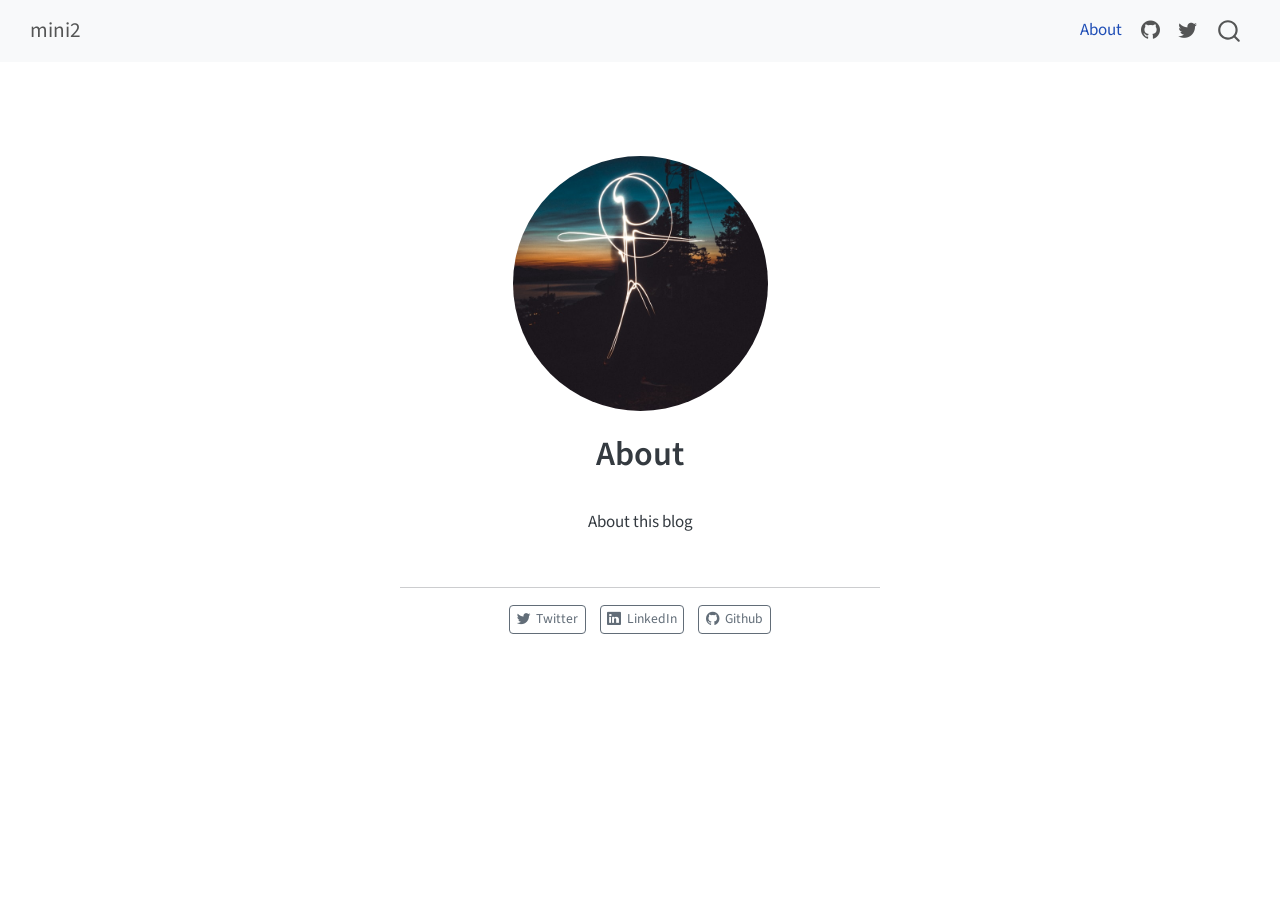
<file: docs/about.html>
<!DOCTYPE html>
<html xmlns="http://www.w3.org/1999/xhtml" lang="en" xml:lang="en"><head>

<meta charset="utf-8">
<meta name="generator" content="quarto-1.9.37">

<meta name="viewport" content="width=device-width, initial-scale=1.0, user-scalable=yes">


<title>About – mini2</title>
<style>
/* Default styles provided by pandoc.
** See https://pandoc.org/MANUAL.html#variables-for-html for config info.
*/
code{white-space: pre-wrap;}
span.smallcaps{font-variant: small-caps;}
div.columns{display: flex; gap: min(4vw, 1.5em);}
div.column{flex: auto; overflow-x: auto;}
div.hanging-indent{margin-left: 1.5em; text-indent: -1.5em;}
ul.task-list{list-style: none;}
ul.task-list li input[type="checkbox"] {
  width: 0.8em;
  margin: 0 0.8em 0.2em -1em; /* quarto-specific, see https://github.com/quarto-dev/quarto-cli/issues/4556 */ 
  vertical-align: middle;
}
</style>


<script src="site_libs/quarto-nav/quarto-nav.js"></script>
<script src="site_libs/quarto-nav/headroom.min.js"></script>
<script src="site_libs/clipboard/clipboard.min.js"></script>
<script src="site_libs/quarto-search/autocomplete.umd.js"></script>
<script src="site_libs/quarto-search/fuse.min.js"></script>
<script src="site_libs/quarto-search/quarto-search.js"></script>
<meta name="quarto:offset" content="./">
<script src="site_libs/quarto-html/quarto.js" type="module"></script>
<script src="site_libs/quarto-html/tabsets/tabsets.js" type="module"></script>
<script src="site_libs/quarto-html/popper.min.js"></script>
<script src="site_libs/quarto-html/tippy.umd.min.js"></script>
<link href="site_libs/quarto-html/tippy.css" rel="stylesheet">
<link href="site_libs/quarto-html/quarto-syntax-highlighting-7f8f88aac4f3542376d5c11b86a4c14d.css" rel="stylesheet" id="quarto-text-highlighting-styles">
<script src="site_libs/bootstrap/bootstrap.min.js"></script>
<link href="site_libs/bootstrap/bootstrap-icons.css" rel="stylesheet">
<link href="site_libs/bootstrap/bootstrap-158031087360bce0ff56dc785ce39e06.min.css" rel="stylesheet" append-hash="true" id="quarto-bootstrap" data-mode="light">
<script id="quarto-search-options" type="application/json">{
  "location": "navbar",
  "copy-button": false,
  "collapse-after": 3,
  "panel-placement": "end",
  "type": "overlay",
  "limit": 50,
  "keyboard-shortcut": [
    "f",
    "/",
    "s"
  ],
  "show-item-context": false,
  "language": {
    "search-no-results-text": "No results",
    "search-matching-documents-text": "matching documents",
    "search-copy-link-title": "Copy link to search",
    "search-hide-matches-text": "Hide additional matches",
    "search-more-match-text": "more match in this document",
    "search-more-matches-text": "more matches in this document",
    "search-clear-button-title": "Clear",
    "search-text-placeholder": "",
    "search-detached-cancel-button-title": "Cancel",
    "search-submit-button-title": "Submit",
    "search-label": "Search"
  }
}</script>


<link rel="stylesheet" href="styles.css">
</head>

<body class="nav-fixed fullcontent quarto-light">

<div id="quarto-search-results"></div>
  <header id="quarto-header" class="headroom fixed-top">
    <nav class="navbar navbar-expand-lg " data-bs-theme="dark">
      <div class="navbar-container container-fluid">
      <div class="navbar-brand-container mx-auto">
    <a class="navbar-brand" href="./index.html">
    <span class="navbar-title">mini2</span>
    </a>
  </div>
            <div id="quarto-search" class="" title="Search"></div>
          <button class="navbar-toggler" type="button" data-bs-toggle="collapse" data-bs-target="#navbarCollapse" aria-controls="navbarCollapse" role="menu" aria-expanded="false" aria-label="Toggle navigation" onclick="if (window.quartoToggleHeadroom) { window.quartoToggleHeadroom(); }">
  <span class="navbar-toggler-icon"></span>
</button>
          <div class="collapse navbar-collapse" id="navbarCollapse">
            <ul class="navbar-nav navbar-nav-scroll ms-auto">
  <li class="nav-item">
    <a class="nav-link active" href="./about.html" aria-current="page"> 
<span class="menu-text">About</span></a>
  </li>  
  <li class="nav-item compact">
    <a class="nav-link" href="https://github.com/"> <i class="bi bi-github" role="img">
</i> 
<span class="menu-text"></span></a>
  </li>  
  <li class="nav-item compact">
    <a class="nav-link" href="https://twitter.com"> <i class="bi bi-twitter" role="img">
</i> 
<span class="menu-text"></span></a>
  </li>  
</ul>
          </div> <!-- /navcollapse -->
            <div class="quarto-navbar-tools">
</div>
      </div> <!-- /container-fluid -->
    </nav>
</header>
<!-- content -->
<div id="quarto-content" class="quarto-container page-columns page-rows-contents page-layout-article page-navbar">
<!-- sidebar -->
<!-- margin-sidebar -->
    
<!-- main -->
<div class="quarto-about-jolla">
  <img src="profile.jpg" class="about-image
  round " style="height: 15em; width: 15em;">
 <header id="title-block-header" class="quarto-title-block default">
<div class="quarto-title">
<h1 class="title">About</h1>
</div>
<div class="quarto-title-meta">
  </div>
</header><main class="content" id="quarto-document-content">
<p>About this blog</p>


</main> 
  <hr class="about-sep">
   <div class="about-links">
  <a href="https://twitter.com" class="about-link" rel="" target="">
    <i class="bi bi-twitter"></i>
     <span class="about-link-text">Twitter</span>
  </a>
  <a href="https://linkedin.com" class="about-link" rel="" target="">
    <i class="bi bi-linkedin"></i>
     <span class="about-link-text">LinkedIn</span>
  </a>
  <a href="https://github.com" class="about-link" rel="" target="">
    <i class="bi bi-github"></i>
     <span class="about-link-text">Github</span>
  </a>
</div>
</div>
 <!-- /main -->
<script id="quarto-html-after-body" type="application/javascript">
  window.document.addEventListener("DOMContentLoaded", function (event) {
    const isCodeAnnotation = (el) => {
      for (const clz of el.classList) {
        if (clz.startsWith('code-annotation-')) {                     
          return true;
        }
      }
      return false;
    }
    const onCopySuccess = function(e) {
      // button target
      const button = e.trigger;
      // don't keep focus
      button.blur();
      // flash "checked"
      button.classList.add('code-copy-button-checked');
      var currentTitle = button.getAttribute("title");
      button.setAttribute("title", "Copied!");
      let tooltip;
      if (window.bootstrap) {
        button.setAttribute("data-bs-toggle", "tooltip");
        button.setAttribute("data-bs-placement", "left");
        button.setAttribute("data-bs-title", "Copied!");
        tooltip = new bootstrap.Tooltip(button, 
          { trigger: "manual", 
            customClass: "code-copy-button-tooltip",
            offset: [0, -8]});
        tooltip.show();    
      }
      setTimeout(function() {
        if (tooltip) {
          tooltip.hide();
          button.removeAttribute("data-bs-title");
          button.removeAttribute("data-bs-toggle");
          button.removeAttribute("data-bs-placement");
        }
        button.setAttribute("title", currentTitle);
        button.classList.remove('code-copy-button-checked');
      }, 1000);
      // clear code selection
      e.clearSelection();
    }
    const getTextToCopy = function(trigger) {
      const outerScaffold = trigger.parentElement.cloneNode(true);
      const codeEl = outerScaffold.querySelector('code');
      for (const childEl of codeEl.children) {
        if (isCodeAnnotation(childEl)) {
          childEl.remove();
        }
      }
      return codeEl.innerText;
    }
    const clipboard = new window.ClipboardJS('.code-copy-button:not([data-in-quarto-modal])', {
      text: getTextToCopy
    });
    clipboard.on('success', onCopySuccess);
    if (window.document.getElementById('quarto-embedded-source-code-modal')) {
      const clipboardModal = new window.ClipboardJS('.code-copy-button[data-in-quarto-modal]', {
        text: getTextToCopy,
        container: window.document.getElementById('quarto-embedded-source-code-modal')
      });
      clipboardModal.on('success', onCopySuccess);
    }
      var localhostRegex = new RegExp(/^(?:http|https):\/\/localhost\:?[0-9]*\//);
      var mailtoRegex = new RegExp(/^mailto:/);
        var filterRegex = new RegExp("https:\/\/your-website-url\.example\.com");
      var isInternal = (href) => {
          return filterRegex.test(href) || localhostRegex.test(href) || mailtoRegex.test(href);
      }
      // Inspect non-navigation links and adorn them if external
     var links = window.document.querySelectorAll('a[href]:not(.nav-link):not(.navbar-brand):not(.toc-action):not(.sidebar-link):not(.sidebar-item-toggle):not(.pagination-link):not(.no-external):not([aria-hidden]):not(.dropdown-item):not(.quarto-navigation-tool):not(.about-link)');
      for (var i=0; i<links.length; i++) {
        const link = links[i];
        if (!isInternal(link.href)) {
          // undo the damage that might have been done by quarto-nav.js in the case of
          // links that we want to consider external
          if (link.dataset.originalHref !== undefined) {
            link.href = link.dataset.originalHref;
          }
        }
      }
    function tippyHover(el, contentFn, onTriggerFn, onUntriggerFn) {
      const config = {
        allowHTML: true,
        maxWidth: 500,
        delay: 100,
        arrow: false,
        appendTo: function(el) {
            return el.parentElement;
        },
        interactive: true,
        interactiveBorder: 10,
        theme: 'quarto',
        placement: 'bottom-start',
      };
      if (contentFn) {
        config.content = contentFn;
      }
      if (onTriggerFn) {
        config.onTrigger = onTriggerFn;
      }
      if (onUntriggerFn) {
        config.onUntrigger = onUntriggerFn;
      }
      window.tippy(el, config); 
    }
    const noterefs = window.document.querySelectorAll('a[role="doc-noteref"]');
    for (var i=0; i<noterefs.length; i++) {
      const ref = noterefs[i];
      tippyHover(ref, function() {
        // use id or data attribute instead here
        let href = ref.getAttribute('data-footnote-href') || ref.getAttribute('href');
        try { href = new URL(href).hash; } catch {}
        const id = href.replace(/^#\/?/, "");
        const note = window.document.getElementById(id);
        if (note) {
          return note.innerHTML;
        } else {
          return "";
        }
      });
    }
    const xrefs = window.document.querySelectorAll('a.quarto-xref');
    const processXRef = (id, note) => {
      // Strip column container classes
      const stripColumnClz = (el) => {
        el.classList.remove("page-full", "page-columns");
        if (el.children) {
          for (const child of el.children) {
            stripColumnClz(child);
          }
        }
      }
      stripColumnClz(note)
      if (id === null || id.startsWith('sec-')) {
        // Special case sections, only their first couple elements
        const container = document.createElement("div");
        if (note.children && note.children.length > 2) {
          container.appendChild(note.children[0].cloneNode(true));
          for (let i = 1; i < note.children.length; i++) {
            const child = note.children[i];
            if (child.tagName === "P" && child.innerText === "") {
              continue;
            } else {
              container.appendChild(child.cloneNode(true));
              break;
            }
          }
          if (window.Quarto?.typesetMath) {
            window.Quarto.typesetMath(container);
          }
          return container.innerHTML
        } else {
          if (window.Quarto?.typesetMath) {
            window.Quarto.typesetMath(note);
          }
          return note.innerHTML;
        }
      } else {
        // Remove any anchor links if they are present
        const anchorLink = note.querySelector('a.anchorjs-link');
        if (anchorLink) {
          anchorLink.remove();
        }
        if (window.Quarto?.typesetMath) {
          window.Quarto.typesetMath(note);
        }
        if (note.classList.contains("callout")) {
          return note.outerHTML;
        } else {
          return note.innerHTML;
        }
      }
    }
    for (var i=0; i<xrefs.length; i++) {
      const xref = xrefs[i];
      tippyHover(xref, undefined, function(instance) {
        instance.disable();
        let url = xref.getAttribute('href');
        let hash = undefined; 
        if (url.startsWith('#')) {
          hash = url;
        } else {
          try { hash = new URL(url).hash; } catch {}
        }
        if (hash) {
          const id = hash.replace(/^#\/?/, "");
          const note = window.document.getElementById(id);
          if (note !== null) {
            try {
              const html = processXRef(id, note.cloneNode(true));
              instance.setContent(html);
            } finally {
              instance.enable();
              instance.show();
            }
          } else {
            // See if we can fetch this
            fetch(url.split('#')[0])
            .then(res => res.text())
            .then(html => {
              const parser = new DOMParser();
              const htmlDoc = parser.parseFromString(html, "text/html");
              const note = htmlDoc.getElementById(id);
              if (note !== null) {
                const html = processXRef(id, note);
                instance.setContent(html);
              } 
            }).finally(() => {
              instance.enable();
              instance.show();
            });
          }
        } else {
          // See if we can fetch a full url (with no hash to target)
          // This is a special case and we should probably do some content thinning / targeting
          fetch(url)
          .then(res => res.text())
          .then(html => {
            const parser = new DOMParser();
            const htmlDoc = parser.parseFromString(html, "text/html");
            const note = htmlDoc.querySelector('main.content');
            if (note !== null) {
              // This should only happen for chapter cross references
              // (since there is no id in the URL)
              // remove the first header
              if (note.children.length > 0 && note.children[0].tagName === "HEADER") {
                note.children[0].remove();
              }
              const html = processXRef(null, note);
              instance.setContent(html);
            } 
          }).finally(() => {
            instance.enable();
            instance.show();
          });
        }
      }, function(instance) {
      });
    }
        let selectedAnnoteEl;
        const selectorForAnnotation = ( cell, annotation) => {
          let cellAttr = 'data-code-cell="' + cell + '"';
          let lineAttr = 'data-code-annotation="' +  annotation + '"';
          const selector = 'span[' + cellAttr + '][' + lineAttr + ']';
          return selector;
        }
        const selectCodeLines = (annoteEl) => {
          const doc = window.document;
          const targetCell = annoteEl.getAttribute("data-target-cell");
          const targetAnnotation = annoteEl.getAttribute("data-target-annotation");
          const annoteSpan = window.document.querySelector(selectorForAnnotation(targetCell, targetAnnotation));
          const lines = annoteSpan.getAttribute("data-code-lines").split(",");
          const lineIds = lines.map((line) => {
            return targetCell + "-" + line;
          })
          let top = null;
          let height = null;
          let parent = null;
          if (lineIds.length > 0) {
              //compute the position of the single el (top and bottom and make a div)
              const el = window.document.getElementById(lineIds[0]);
              top = el.offsetTop;
              height = el.offsetHeight;
              parent = el.parentElement.parentElement;
            if (lineIds.length > 1) {
              const lastEl = window.document.getElementById(lineIds[lineIds.length - 1]);
              const bottom = lastEl.offsetTop + lastEl.offsetHeight;
              height = bottom - top;
            }
            if (top !== null && height !== null && parent !== null) {
              // cook up a div (if necessary) and position it 
              let div = window.document.getElementById("code-annotation-line-highlight");
              if (div === null) {
                div = window.document.createElement("div");
                div.setAttribute("id", "code-annotation-line-highlight");
                div.style.position = 'absolute';
                parent.appendChild(div);
              }
              div.style.top = top - 2 + "px";
              div.style.height = height + 4 + "px";
              div.style.left = 0;
              let gutterDiv = window.document.getElementById("code-annotation-line-highlight-gutter");
              if (gutterDiv === null) {
                gutterDiv = window.document.createElement("div");
                gutterDiv.setAttribute("id", "code-annotation-line-highlight-gutter");
                gutterDiv.style.position = 'absolute';
                const codeCell = window.document.getElementById(targetCell);
                const gutter = codeCell.querySelector('.code-annotation-gutter');
                gutter.appendChild(gutterDiv);
              }
              gutterDiv.style.top = top - 2 + "px";
              gutterDiv.style.height = height + 4 + "px";
            }
            selectedAnnoteEl = annoteEl;
          }
        };
        const unselectCodeLines = () => {
          const elementsIds = ["code-annotation-line-highlight", "code-annotation-line-highlight-gutter"];
          elementsIds.forEach((elId) => {
            const div = window.document.getElementById(elId);
            if (div) {
              div.remove();
            }
          });
          selectedAnnoteEl = undefined;
        };
          // Handle positioning of the toggle
      window.addEventListener(
        "resize",
        throttle(() => {
          elRect = undefined;
          if (selectedAnnoteEl) {
            selectCodeLines(selectedAnnoteEl);
          }
        }, 10)
      );
      function throttle(fn, ms) {
      let throttle = false;
      let timer;
        return (...args) => {
          if(!throttle) { // first call gets through
              fn.apply(this, args);
              throttle = true;
          } else { // all the others get throttled
              if(timer) clearTimeout(timer); // cancel #2
              timer = setTimeout(() => {
                fn.apply(this, args);
                timer = throttle = false;
              }, ms);
          }
        };
      }
        // Attach click handler to the DT
        const annoteDls = window.document.querySelectorAll('dt[data-target-cell]');
        for (const annoteDlNode of annoteDls) {
          annoteDlNode.addEventListener('click', (event) => {
            const clickedEl = event.target;
            if (clickedEl !== selectedAnnoteEl) {
              unselectCodeLines();
              const activeEl = window.document.querySelector('dt[data-target-cell].code-annotation-active');
              if (activeEl) {
                activeEl.classList.remove('code-annotation-active');
              }
              selectCodeLines(clickedEl);
              clickedEl.classList.add('code-annotation-active');
            } else {
              // Unselect the line
              unselectCodeLines();
              clickedEl.classList.remove('code-annotation-active');
            }
          });
        }
    const findCites = (el) => {
      const parentEl = el.parentElement;
      if (parentEl) {
        const cites = parentEl.dataset.cites;
        if (cites) {
          return {
            el,
            cites: cites.split(' ')
          };
        } else {
          return findCites(el.parentElement)
        }
      } else {
        return undefined;
      }
    };
    var bibliorefs = window.document.querySelectorAll('a[role="doc-biblioref"]');
    for (var i=0; i<bibliorefs.length; i++) {
      const ref = bibliorefs[i];
      const citeInfo = findCites(ref);
      if (citeInfo) {
        tippyHover(citeInfo.el, function() {
          var popup = window.document.createElement('div');
          citeInfo.cites.forEach(function(cite) {
            var citeDiv = window.document.createElement('div');
            citeDiv.classList.add('hanging-indent');
            citeDiv.classList.add('csl-entry');
            var biblioDiv = window.document.getElementById('ref-' + cite);
            if (biblioDiv) {
              citeDiv.innerHTML = biblioDiv.innerHTML;
            }
            popup.appendChild(citeDiv);
          });
          return popup.innerHTML;
        });
      }
    }
  });
  </script>
</div> <!-- /content -->




</body></html>
</file>
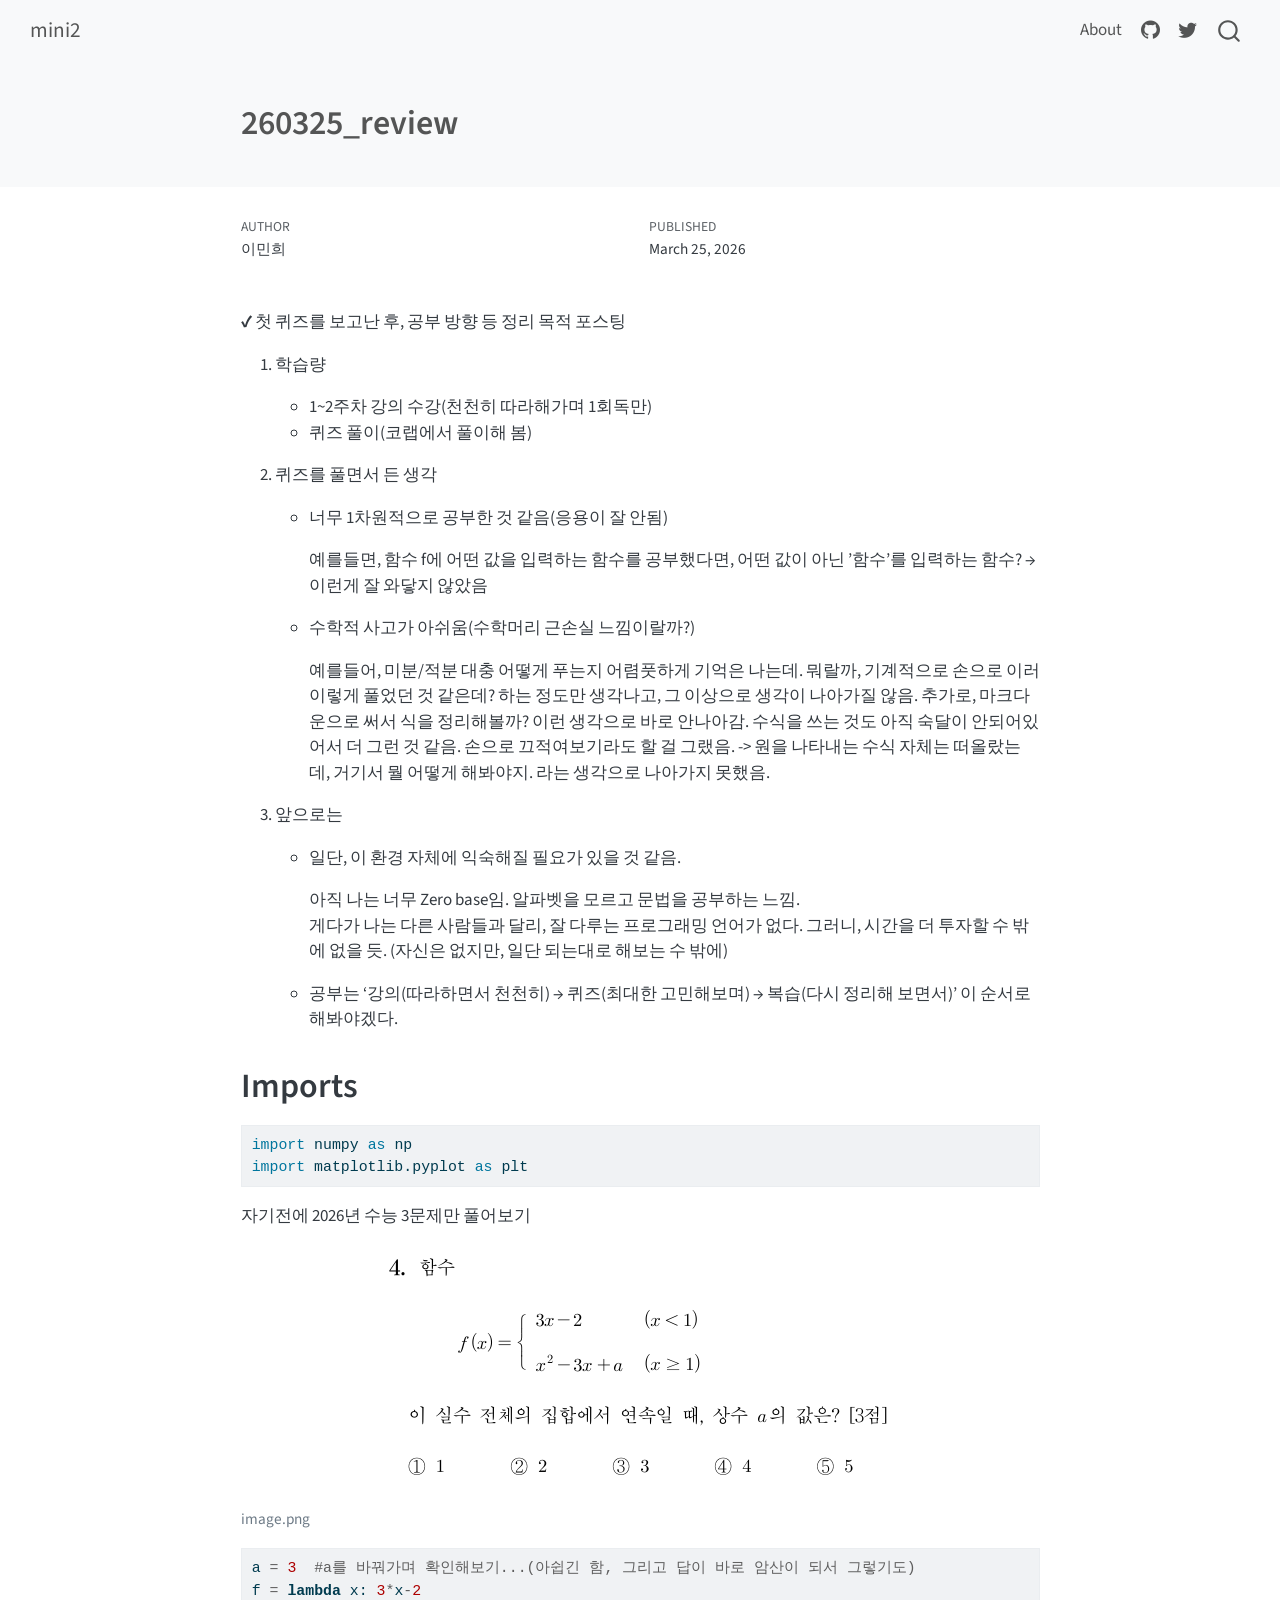
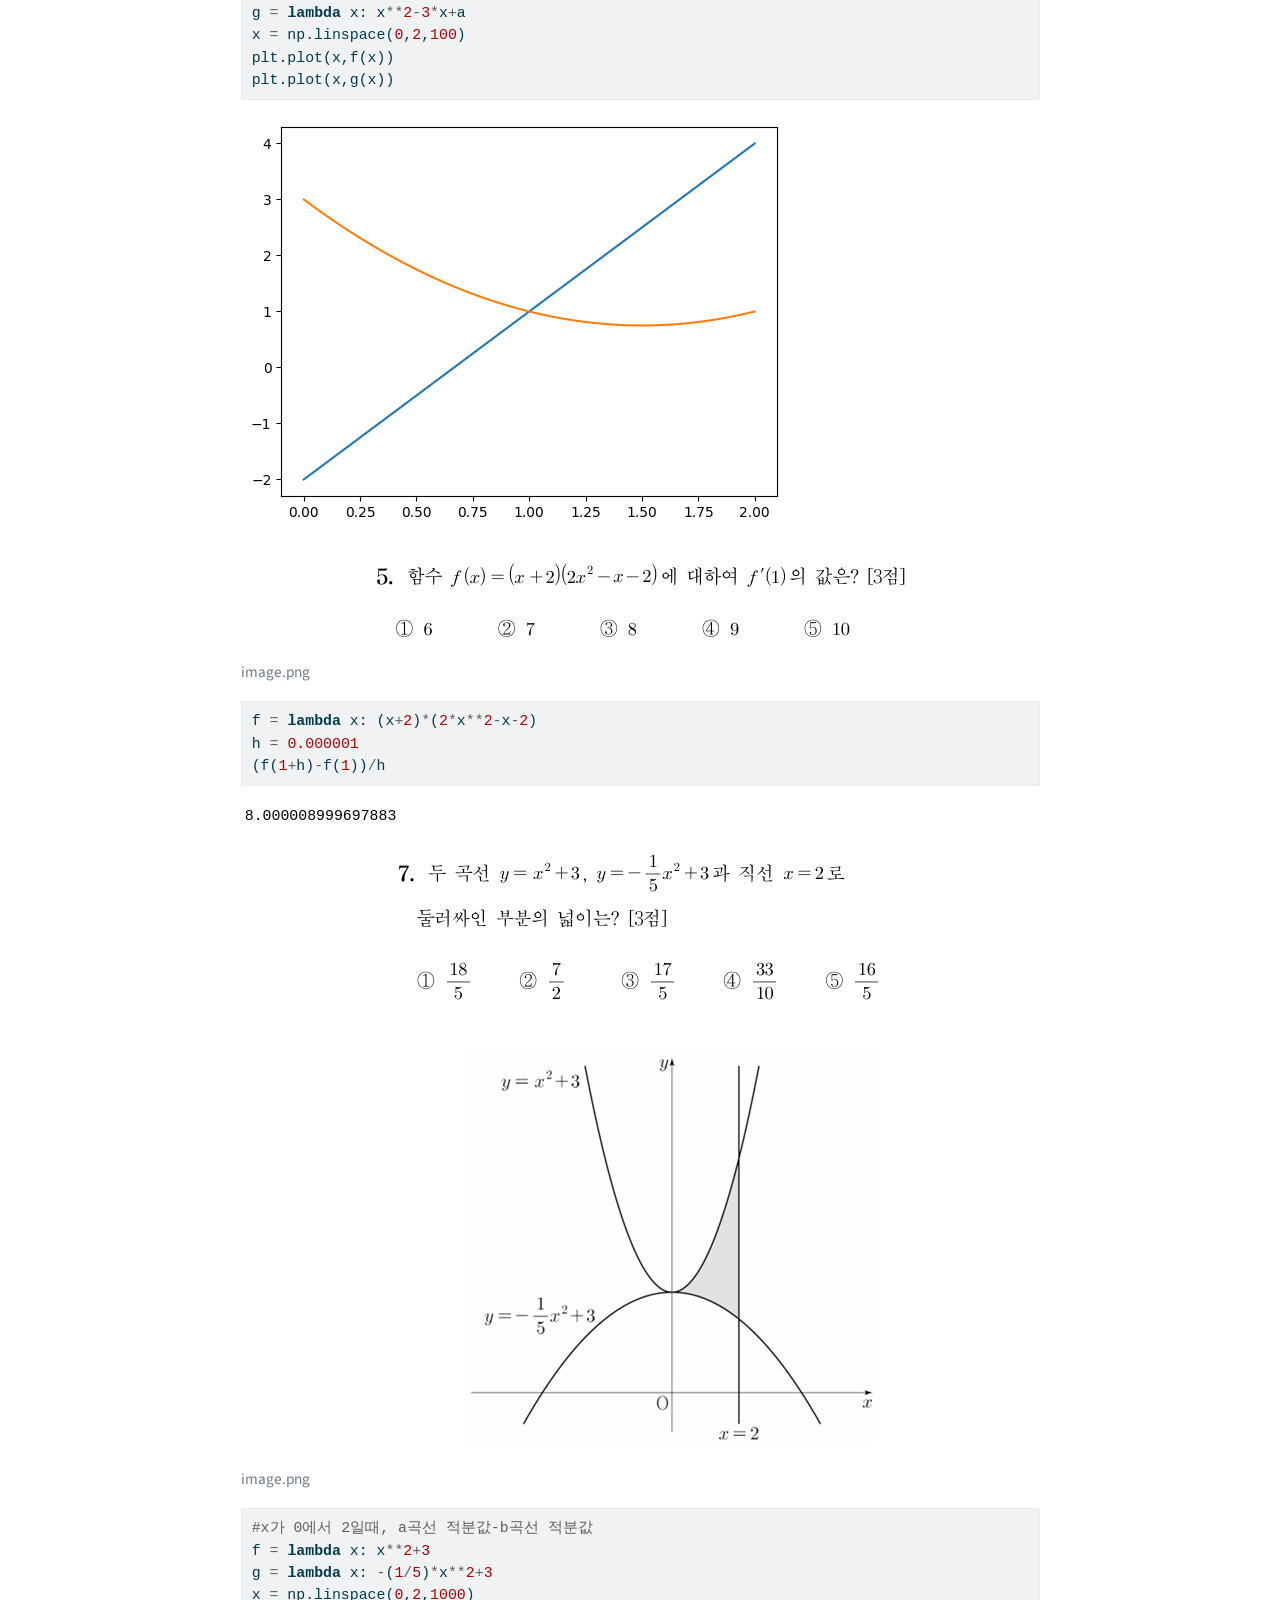
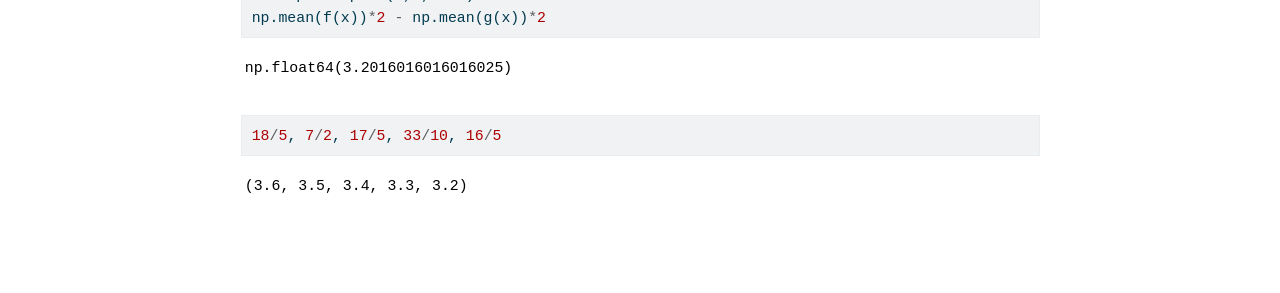
<file: docs/posts/0325_review.html>
<!DOCTYPE html>
<html xmlns="http://www.w3.org/1999/xhtml" lang="en" xml:lang="en"><head>

<meta charset="utf-8">
<meta name="generator" content="quarto-1.9.37">

<meta name="viewport" content="width=device-width, initial-scale=1.0, user-scalable=yes">

<meta name="author" content="이민희">
<meta name="dcterms.date" content="2026-03-25">

<title>260325_review – mini2</title>
<style>
/* Default styles provided by pandoc.
** See https://pandoc.org/MANUAL.html#variables-for-html for config info.
*/
code{white-space: pre-wrap;}
span.smallcaps{font-variant: small-caps;}
div.columns{display: flex; gap: min(4vw, 1.5em);}
div.column{flex: auto; overflow-x: auto;}
div.hanging-indent{margin-left: 1.5em; text-indent: -1.5em;}
ul.task-list{list-style: none;}
ul.task-list li input[type="checkbox"] {
  width: 0.8em;
  margin: 0 0.8em 0.2em -1em; /* quarto-specific, see https://github.com/quarto-dev/quarto-cli/issues/4556 */ 
  vertical-align: middle;
}
/* CSS for syntax highlighting */
html { -webkit-text-size-adjust: 100%; }
pre > code.sourceCode { white-space: pre; position: relative; }
pre > code.sourceCode > span { display: inline-block; line-height: 1.25; }
pre > code.sourceCode > span:empty { height: 1.2em; }
.sourceCode { overflow: visible; }
code.sourceCode > span { color: inherit; text-decoration: inherit; }
div.sourceCode { margin: 1em 0; }
pre.sourceCode { margin: 0; }
@media screen {
div.sourceCode { overflow: auto; }
}
@media print {
pre > code.sourceCode { white-space: pre-wrap; }
pre > code.sourceCode > span { text-indent: -5em; padding-left: 5em; }
}
pre.numberSource code
  { counter-reset: source-line 0; }
pre.numberSource code > span
  { position: relative; left: -4em; counter-increment: source-line; }
pre.numberSource code > span > a:first-child::before
  { content: counter(source-line);
    position: relative; left: -1em; text-align: right; vertical-align: baseline;
    border: none; display: inline-block;
    -webkit-touch-callout: none; -webkit-user-select: none;
    -khtml-user-select: none; -moz-user-select: none;
    -ms-user-select: none; user-select: none;
    padding: 0 4px; width: 4em;
  }
pre.numberSource { margin-left: 3em;  padding-left: 4px; }
div.sourceCode
  {   }
@media screen {
pre > code.sourceCode > span > a:first-child::before { text-decoration: underline; }
}
</style>


<script src="../site_libs/quarto-nav/quarto-nav.js"></script>
<script src="../site_libs/quarto-nav/headroom.min.js"></script>
<script src="../site_libs/clipboard/clipboard.min.js"></script>
<script src="../site_libs/quarto-search/autocomplete.umd.js"></script>
<script src="../site_libs/quarto-search/fuse.min.js"></script>
<script src="../site_libs/quarto-search/quarto-search.js"></script>
<meta name="quarto:offset" content="../">
<script src="../site_libs/quarto-html/quarto.js" type="module"></script>
<script src="../site_libs/quarto-html/tabsets/tabsets.js" type="module"></script>
<script src="../site_libs/quarto-html/popper.min.js"></script>
<script src="../site_libs/quarto-html/tippy.umd.min.js"></script>
<script src="../site_libs/quarto-html/anchor.min.js"></script>
<link href="../site_libs/quarto-html/tippy.css" rel="stylesheet">
<link href="../site_libs/quarto-html/quarto-syntax-highlighting-7f8f88aac4f3542376d5c11b86a4c14d.css" rel="stylesheet" id="quarto-text-highlighting-styles">
<script src="../site_libs/bootstrap/bootstrap.min.js"></script>
<link href="../site_libs/bootstrap/bootstrap-icons.css" rel="stylesheet">
<link href="../site_libs/bootstrap/bootstrap-158031087360bce0ff56dc785ce39e06.min.css" rel="stylesheet" append-hash="true" id="quarto-bootstrap" data-mode="light">
<script id="quarto-search-options" type="application/json">{
  "location": "navbar",
  "copy-button": false,
  "collapse-after": 3,
  "panel-placement": "end",
  "type": "overlay",
  "limit": 50,
  "keyboard-shortcut": [
    "f",
    "/",
    "s"
  ],
  "show-item-context": false,
  "language": {
    "search-no-results-text": "No results",
    "search-matching-documents-text": "matching documents",
    "search-copy-link-title": "Copy link to search",
    "search-hide-matches-text": "Hide additional matches",
    "search-more-match-text": "more match in this document",
    "search-more-matches-text": "more matches in this document",
    "search-clear-button-title": "Clear",
    "search-text-placeholder": "",
    "search-detached-cancel-button-title": "Cancel",
    "search-submit-button-title": "Submit",
    "search-label": "Search"
  }
}</script>


<link rel="stylesheet" href="../styles.css">
</head>

<body class="nav-fixed fullcontent quarto-light">

<div id="quarto-search-results"></div>
  <header id="quarto-header" class="headroom fixed-top quarto-banner">
    <nav class="navbar navbar-expand-lg " data-bs-theme="dark">
      <div class="navbar-container container-fluid">
      <div class="navbar-brand-container mx-auto">
    <a class="navbar-brand" href="../index.html">
    <span class="navbar-title">mini2</span>
    </a>
  </div>
            <div id="quarto-search" class="" title="Search"></div>
          <button class="navbar-toggler" type="button" data-bs-toggle="collapse" data-bs-target="#navbarCollapse" aria-controls="navbarCollapse" role="menu" aria-expanded="false" aria-label="Toggle navigation" onclick="if (window.quartoToggleHeadroom) { window.quartoToggleHeadroom(); }">
  <span class="navbar-toggler-icon"></span>
</button>
          <div class="collapse navbar-collapse" id="navbarCollapse">
            <ul class="navbar-nav navbar-nav-scroll ms-auto">
  <li class="nav-item">
    <a class="nav-link" href="../about.html"> 
<span class="menu-text">About</span></a>
  </li>  
  <li class="nav-item compact">
    <a class="nav-link" href="https://github.com/"> <i class="bi bi-github" role="img">
</i> 
<span class="menu-text"></span></a>
  </li>  
  <li class="nav-item compact">
    <a class="nav-link" href="https://twitter.com"> <i class="bi bi-twitter" role="img">
</i> 
<span class="menu-text"></span></a>
  </li>  
</ul>
          </div> <!-- /navcollapse -->
            <div class="quarto-navbar-tools">
</div>
      </div> <!-- /container-fluid -->
    </nav>
</header>
<!-- content -->
<header id="title-block-header" class="quarto-title-block default page-columns page-full">
  <div class="quarto-title-banner page-columns page-full">
    <div class="quarto-title column-body">
      <h1 class="title">260325_review</h1>
                      </div>
  </div>
    
  
  <div class="quarto-title-meta">

      <div>
      <div class="quarto-title-meta-heading">Author</div>
      <div class="quarto-title-meta-contents">
               <p>이민희 </p>
            </div>
    </div>
      
      <div>
      <div class="quarto-title-meta-heading">Published</div>
      <div class="quarto-title-meta-contents">
        <p class="date">March 25, 2026</p>
      </div>
    </div>
    
      
    </div>
    
  
  </header><div id="quarto-content" class="quarto-container page-columns page-rows-contents page-layout-article page-navbar">
<!-- sidebar -->
<!-- margin-sidebar -->
    
<!-- main -->
<main class="content quarto-banner-title-block" id="quarto-document-content">





<p>✔ 첫 퀴즈를 보고난 후, 공부 방향 등 정리 목적 포스팅</p>
<ol type="1">
<li><p>학습량</p>
<ul>
<li>1~2주차 강의 수강(천천히 따라해가며 1회독만)</li>
<li>퀴즈 풀이(코랩에서 풀이해 봄)</li>
</ul></li>
<li><p>퀴즈를 풀면서 든 생각</p>
<ul>
<li><p>너무 1차원적으로 공부한 것 같음(응용이 잘 안됨)</p>
<p>예를들면, 함수 f에 어떤 값을 입력하는 함수를 공부했다면, 어떤 값이 아닌 ’함수’를 입력하는 함수? → 이런게 잘 와닿지 않았음</p></li>
<li><p>수학적 사고가 아쉬움(수학머리 근손실 느낌이랄까?)</p>
<p>예를들어, 미분/적분 대충 어떻게 푸는지 어렴풋하게 기억은 나는데. 뭐랄까, 기계적으로 손으로 이러이렇게 풀었던 것 같은데? 하는 정도만 생각나고, 그 이상으로 생각이 나아가질 않음. 추가로, 마크다운으로 써서 식을 정리해볼까? 이런 생각으로 바로 안나아감. 수식을 쓰는 것도 아직 숙달이 안되어있어서 더 그런 것 같음. 손으로 끄적여보기라도 할 걸 그랬음. -&gt; 원을 나타내는 수식 자체는 떠올랐는데, 거기서 뭘 어떻게 해봐야지. 라는 생각으로 나아가지 못했음.</p></li>
</ul></li>
<li><p>앞으로는</p>
<ul>
<li><p>일단, 이 환경 자체에 익숙해질 필요가 있을 것 같음.</p>
<p>아직 나는 너무 Zero base임. 알파벳을 모르고 문법을 공부하는 느낌.<br>
게다가 나는 다른 사람들과 달리, 잘 다루는 프로그래밍 언어가 없다. 그러니, 시간을 더 투자할 수 밖에 없을 듯. (자신은 없지만, 일단 되는대로 해보는 수 밖에)</p></li>
<li><p>공부는 ‘강의(따라하면서 천천히) → 퀴즈(최대한 고민해보며) → 복습(다시 정리해 보면서)’ 이 순서로 해봐야겠다.</p></li>
</ul></li>
</ol>
<section id="imports" class="level1">
<h1>Imports</h1>
<div id="cell-3" class="cell" data-execution_count="3">
<div class="code-copy-outer-scaffold"><div class="sourceCode cell-code" id="cb1"><pre class="sourceCode python code-with-copy"><code class="sourceCode python"><span id="cb1-1"><a href="#cb1-1" aria-hidden="true" tabindex="-1"></a><span class="im">import</span> numpy <span class="im">as</span> np</span>
<span id="cb1-2"><a href="#cb1-2" aria-hidden="true" tabindex="-1"></a><span class="im">import</span> matplotlib.pyplot <span class="im">as</span> plt</span></code></pre></div><button title="Copy to Clipboard" class="code-copy-button"><i class="bi"></i></button></div>
</div>
<p>자기전에 2026년 수능 3문제만 풀어보기</p>
<div class="quarto-figure quarto-figure-center">
<figure class="figure">
<p><img src="0325_review_files/figure-html/cell-5-1-image.png" class="img-fluid figure-img"></p>
<figcaption>image.png</figcaption>
</figure>
</div>
<div id="cell-6" class="cell" data-execution_count="13">
<div class="code-copy-outer-scaffold"><div class="sourceCode cell-code" id="cb2"><pre class="sourceCode python code-with-copy"><code class="sourceCode python"><span id="cb2-1"><a href="#cb2-1" aria-hidden="true" tabindex="-1"></a>a <span class="op">=</span> <span class="dv">3</span>  <span class="co">#a를 바꿔가며 확인해보기...(아쉽긴 함, 그리고 답이 바로 암산이 되서 그렇기도)</span></span>
<span id="cb2-2"><a href="#cb2-2" aria-hidden="true" tabindex="-1"></a>f <span class="op">=</span> <span class="kw">lambda</span> x: <span class="dv">3</span><span class="op">*</span>x<span class="op">-</span><span class="dv">2</span></span>
<span id="cb2-3"><a href="#cb2-3" aria-hidden="true" tabindex="-1"></a>g <span class="op">=</span> <span class="kw">lambda</span> x: x<span class="op">**</span><span class="dv">2</span><span class="op">-</span><span class="dv">3</span><span class="op">*</span>x<span class="op">+</span>a</span>
<span id="cb2-4"><a href="#cb2-4" aria-hidden="true" tabindex="-1"></a>x <span class="op">=</span> np.linspace(<span class="dv">0</span>,<span class="dv">2</span>,<span class="dv">100</span>)</span>
<span id="cb2-5"><a href="#cb2-5" aria-hidden="true" tabindex="-1"></a>plt.plot(x,f(x))</span>
<span id="cb2-6"><a href="#cb2-6" aria-hidden="true" tabindex="-1"></a>plt.plot(x,g(x))</span></code></pre></div><button title="Copy to Clipboard" class="code-copy-button"><i class="bi"></i></button></div>
<div class="cell-output cell-output-display">
<div>
<figure class="figure">
<p><img src="0325_review_files/figure-html/cell-3-output-1.png" class="img-fluid figure-img"></p>
</figure>
</div>
</div>
</div>
<div class="quarto-figure quarto-figure-center">
<figure class="figure">
<p><img src="0325_review_files/figure-html/cell-7-1-image.png" class="img-fluid figure-img"></p>
<figcaption>image.png</figcaption>
</figure>
</div>
<div id="cell-8" class="cell" data-execution_count="37">
<div class="code-copy-outer-scaffold"><div class="sourceCode cell-code" id="cb3"><pre class="sourceCode python code-with-copy"><code class="sourceCode python"><span id="cb3-1"><a href="#cb3-1" aria-hidden="true" tabindex="-1"></a>f <span class="op">=</span> <span class="kw">lambda</span> x: (x<span class="op">+</span><span class="dv">2</span>)<span class="op">*</span>(<span class="dv">2</span><span class="op">*</span>x<span class="op">**</span><span class="dv">2</span><span class="op">-</span>x<span class="op">-</span><span class="dv">2</span>)</span>
<span id="cb3-2"><a href="#cb3-2" aria-hidden="true" tabindex="-1"></a>h <span class="op">=</span> <span class="fl">0.000001</span></span>
<span id="cb3-3"><a href="#cb3-3" aria-hidden="true" tabindex="-1"></a>(f(<span class="dv">1</span><span class="op">+</span>h)<span class="op">-</span>f(<span class="dv">1</span>))<span class="op">/</span>h</span></code></pre></div><button title="Copy to Clipboard" class="code-copy-button"><i class="bi"></i></button></div>
<div class="cell-output cell-output-display">
<pre><code>8.000008999697883</code></pre>
</div>
</div>
<div class="quarto-figure quarto-figure-center">
<figure class="figure">
<p><img src="0325_review_files/figure-html/cell-9-1-image.png" class="img-fluid figure-img"></p>
<figcaption>image.png</figcaption>
</figure>
</div>
<div id="cell-10" class="cell" data-execution_count="40">
<div class="code-copy-outer-scaffold"><div class="sourceCode cell-code" id="cb5"><pre class="sourceCode python code-with-copy"><code class="sourceCode python"><span id="cb5-1"><a href="#cb5-1" aria-hidden="true" tabindex="-1"></a><span class="co">#x가 0에서 2일때, a곡선 적분값-b곡선 적분값</span></span>
<span id="cb5-2"><a href="#cb5-2" aria-hidden="true" tabindex="-1"></a>f <span class="op">=</span> <span class="kw">lambda</span> x: x<span class="op">**</span><span class="dv">2</span><span class="op">+</span><span class="dv">3</span></span>
<span id="cb5-3"><a href="#cb5-3" aria-hidden="true" tabindex="-1"></a>g <span class="op">=</span> <span class="kw">lambda</span> x: <span class="op">-</span>(<span class="dv">1</span><span class="op">/</span><span class="dv">5</span>)<span class="op">*</span>x<span class="op">**</span><span class="dv">2</span><span class="op">+</span><span class="dv">3</span></span>
<span id="cb5-4"><a href="#cb5-4" aria-hidden="true" tabindex="-1"></a>x <span class="op">=</span> np.linspace(<span class="dv">0</span>,<span class="dv">2</span>,<span class="dv">1000</span>)</span>
<span id="cb5-5"><a href="#cb5-5" aria-hidden="true" tabindex="-1"></a>np.mean(f(x))<span class="op">*</span><span class="dv">2</span> <span class="op">-</span> np.mean(g(x))<span class="op">*</span><span class="dv">2</span></span></code></pre></div><button title="Copy to Clipboard" class="code-copy-button"><i class="bi"></i></button></div>
<div class="cell-output cell-output-display">
<pre><code>np.float64(3.2016016016016025)</code></pre>
</div>
</div>
<div id="cell-11" class="cell" data-execution_count="41">
<div class="code-copy-outer-scaffold"><div class="sourceCode cell-code" id="cb7"><pre class="sourceCode python code-with-copy"><code class="sourceCode python"><span id="cb7-1"><a href="#cb7-1" aria-hidden="true" tabindex="-1"></a><span class="dv">18</span><span class="op">/</span><span class="dv">5</span>, <span class="dv">7</span><span class="op">/</span><span class="dv">2</span>, <span class="dv">17</span><span class="op">/</span><span class="dv">5</span>, <span class="dv">33</span><span class="op">/</span><span class="dv">10</span>, <span class="dv">16</span><span class="op">/</span><span class="dv">5</span></span></code></pre></div><button title="Copy to Clipboard" class="code-copy-button"><i class="bi"></i></button></div>
<div class="cell-output cell-output-display">
<pre><code>(3.6, 3.5, 3.4, 3.3, 3.2)</code></pre>
</div>
</div>


</section>

</main> <!-- /main -->
<script id="quarto-html-after-body" type="application/javascript">
  window.document.addEventListener("DOMContentLoaded", function (event) {
    const icon = "";
    const anchorJS = new window.AnchorJS();
    anchorJS.options = {
      placement: 'right',
      icon: icon
    };
    anchorJS.add('.anchored');
    const isCodeAnnotation = (el) => {
      for (const clz of el.classList) {
        if (clz.startsWith('code-annotation-')) {                     
          return true;
        }
      }
      return false;
    }
    const onCopySuccess = function(e) {
      // button target
      const button = e.trigger;
      // don't keep focus
      button.blur();
      // flash "checked"
      button.classList.add('code-copy-button-checked');
      var currentTitle = button.getAttribute("title");
      button.setAttribute("title", "Copied!");
      let tooltip;
      if (window.bootstrap) {
        button.setAttribute("data-bs-toggle", "tooltip");
        button.setAttribute("data-bs-placement", "left");
        button.setAttribute("data-bs-title", "Copied!");
        tooltip = new bootstrap.Tooltip(button, 
          { trigger: "manual", 
            customClass: "code-copy-button-tooltip",
            offset: [0, -8]});
        tooltip.show();    
      }
      setTimeout(function() {
        if (tooltip) {
          tooltip.hide();
          button.removeAttribute("data-bs-title");
          button.removeAttribute("data-bs-toggle");
          button.removeAttribute("data-bs-placement");
        }
        button.setAttribute("title", currentTitle);
        button.classList.remove('code-copy-button-checked');
      }, 1000);
      // clear code selection
      e.clearSelection();
    }
    const getTextToCopy = function(trigger) {
      const outerScaffold = trigger.parentElement.cloneNode(true);
      const codeEl = outerScaffold.querySelector('code');
      for (const childEl of codeEl.children) {
        if (isCodeAnnotation(childEl)) {
          childEl.remove();
        }
      }
      return codeEl.innerText;
    }
    const clipboard = new window.ClipboardJS('.code-copy-button:not([data-in-quarto-modal])', {
      text: getTextToCopy
    });
    clipboard.on('success', onCopySuccess);
    if (window.document.getElementById('quarto-embedded-source-code-modal')) {
      const clipboardModal = new window.ClipboardJS('.code-copy-button[data-in-quarto-modal]', {
        text: getTextToCopy,
        container: window.document.getElementById('quarto-embedded-source-code-modal')
      });
      clipboardModal.on('success', onCopySuccess);
    }
      var localhostRegex = new RegExp(/^(?:http|https):\/\/localhost\:?[0-9]*\//);
      var mailtoRegex = new RegExp(/^mailto:/);
        var filterRegex = new RegExp("https:\/\/your-website-url\.example\.com");
      var isInternal = (href) => {
          return filterRegex.test(href) || localhostRegex.test(href) || mailtoRegex.test(href);
      }
      // Inspect non-navigation links and adorn them if external
     var links = window.document.querySelectorAll('a[href]:not(.nav-link):not(.navbar-brand):not(.toc-action):not(.sidebar-link):not(.sidebar-item-toggle):not(.pagination-link):not(.no-external):not([aria-hidden]):not(.dropdown-item):not(.quarto-navigation-tool):not(.about-link)');
      for (var i=0; i<links.length; i++) {
        const link = links[i];
        if (!isInternal(link.href)) {
          // undo the damage that might have been done by quarto-nav.js in the case of
          // links that we want to consider external
          if (link.dataset.originalHref !== undefined) {
            link.href = link.dataset.originalHref;
          }
        }
      }
    function tippyHover(el, contentFn, onTriggerFn, onUntriggerFn) {
      const config = {
        allowHTML: true,
        maxWidth: 500,
        delay: 100,
        arrow: false,
        appendTo: function(el) {
            return el.parentElement;
        },
        interactive: true,
        interactiveBorder: 10,
        theme: 'quarto',
        placement: 'bottom-start',
      };
      if (contentFn) {
        config.content = contentFn;
      }
      if (onTriggerFn) {
        config.onTrigger = onTriggerFn;
      }
      if (onUntriggerFn) {
        config.onUntrigger = onUntriggerFn;
      }
      window.tippy(el, config); 
    }
    const noterefs = window.document.querySelectorAll('a[role="doc-noteref"]');
    for (var i=0; i<noterefs.length; i++) {
      const ref = noterefs[i];
      tippyHover(ref, function() {
        // use id or data attribute instead here
        let href = ref.getAttribute('data-footnote-href') || ref.getAttribute('href');
        try { href = new URL(href).hash; } catch {}
        const id = href.replace(/^#\/?/, "");
        const note = window.document.getElementById(id);
        if (note) {
          return note.innerHTML;
        } else {
          return "";
        }
      });
    }
    const xrefs = window.document.querySelectorAll('a.quarto-xref');
    const processXRef = (id, note) => {
      // Strip column container classes
      const stripColumnClz = (el) => {
        el.classList.remove("page-full", "page-columns");
        if (el.children) {
          for (const child of el.children) {
            stripColumnClz(child);
          }
        }
      }
      stripColumnClz(note)
      if (id === null || id.startsWith('sec-')) {
        // Special case sections, only their first couple elements
        const container = document.createElement("div");
        if (note.children && note.children.length > 2) {
          container.appendChild(note.children[0].cloneNode(true));
          for (let i = 1; i < note.children.length; i++) {
            const child = note.children[i];
            if (child.tagName === "P" && child.innerText === "") {
              continue;
            } else {
              container.appendChild(child.cloneNode(true));
              break;
            }
          }
          if (window.Quarto?.typesetMath) {
            window.Quarto.typesetMath(container);
          }
          return container.innerHTML
        } else {
          if (window.Quarto?.typesetMath) {
            window.Quarto.typesetMath(note);
          }
          return note.innerHTML;
        }
      } else {
        // Remove any anchor links if they are present
        const anchorLink = note.querySelector('a.anchorjs-link');
        if (anchorLink) {
          anchorLink.remove();
        }
        if (window.Quarto?.typesetMath) {
          window.Quarto.typesetMath(note);
        }
        if (note.classList.contains("callout")) {
          return note.outerHTML;
        } else {
          return note.innerHTML;
        }
      }
    }
    for (var i=0; i<xrefs.length; i++) {
      const xref = xrefs[i];
      tippyHover(xref, undefined, function(instance) {
        instance.disable();
        let url = xref.getAttribute('href');
        let hash = undefined; 
        if (url.startsWith('#')) {
          hash = url;
        } else {
          try { hash = new URL(url).hash; } catch {}
        }
        if (hash) {
          const id = hash.replace(/^#\/?/, "");
          const note = window.document.getElementById(id);
          if (note !== null) {
            try {
              const html = processXRef(id, note.cloneNode(true));
              instance.setContent(html);
            } finally {
              instance.enable();
              instance.show();
            }
          } else {
            // See if we can fetch this
            fetch(url.split('#')[0])
            .then(res => res.text())
            .then(html => {
              const parser = new DOMParser();
              const htmlDoc = parser.parseFromString(html, "text/html");
              const note = htmlDoc.getElementById(id);
              if (note !== null) {
                const html = processXRef(id, note);
                instance.setContent(html);
              } 
            }).finally(() => {
              instance.enable();
              instance.show();
            });
          }
        } else {
          // See if we can fetch a full url (with no hash to target)
          // This is a special case and we should probably do some content thinning / targeting
          fetch(url)
          .then(res => res.text())
          .then(html => {
            const parser = new DOMParser();
            const htmlDoc = parser.parseFromString(html, "text/html");
            const note = htmlDoc.querySelector('main.content');
            if (note !== null) {
              // This should only happen for chapter cross references
              // (since there is no id in the URL)
              // remove the first header
              if (note.children.length > 0 && note.children[0].tagName === "HEADER") {
                note.children[0].remove();
              }
              const html = processXRef(null, note);
              instance.setContent(html);
            } 
          }).finally(() => {
            instance.enable();
            instance.show();
          });
        }
      }, function(instance) {
      });
    }
        let selectedAnnoteEl;
        const selectorForAnnotation = ( cell, annotation) => {
          let cellAttr = 'data-code-cell="' + cell + '"';
          let lineAttr = 'data-code-annotation="' +  annotation + '"';
          const selector = 'span[' + cellAttr + '][' + lineAttr + ']';
          return selector;
        }
        const selectCodeLines = (annoteEl) => {
          const doc = window.document;
          const targetCell = annoteEl.getAttribute("data-target-cell");
          const targetAnnotation = annoteEl.getAttribute("data-target-annotation");
          const annoteSpan = window.document.querySelector(selectorForAnnotation(targetCell, targetAnnotation));
          const lines = annoteSpan.getAttribute("data-code-lines").split(",");
          const lineIds = lines.map((line) => {
            return targetCell + "-" + line;
          })
          let top = null;
          let height = null;
          let parent = null;
          if (lineIds.length > 0) {
              //compute the position of the single el (top and bottom and make a div)
              const el = window.document.getElementById(lineIds[0]);
              top = el.offsetTop;
              height = el.offsetHeight;
              parent = el.parentElement.parentElement;
            if (lineIds.length > 1) {
              const lastEl = window.document.getElementById(lineIds[lineIds.length - 1]);
              const bottom = lastEl.offsetTop + lastEl.offsetHeight;
              height = bottom - top;
            }
            if (top !== null && height !== null && parent !== null) {
              // cook up a div (if necessary) and position it 
              let div = window.document.getElementById("code-annotation-line-highlight");
              if (div === null) {
                div = window.document.createElement("div");
                div.setAttribute("id", "code-annotation-line-highlight");
                div.style.position = 'absolute';
                parent.appendChild(div);
              }
              div.style.top = top - 2 + "px";
              div.style.height = height + 4 + "px";
              div.style.left = 0;
              let gutterDiv = window.document.getElementById("code-annotation-line-highlight-gutter");
              if (gutterDiv === null) {
                gutterDiv = window.document.createElement("div");
                gutterDiv.setAttribute("id", "code-annotation-line-highlight-gutter");
                gutterDiv.style.position = 'absolute';
                const codeCell = window.document.getElementById(targetCell);
                const gutter = codeCell.querySelector('.code-annotation-gutter');
                gutter.appendChild(gutterDiv);
              }
              gutterDiv.style.top = top - 2 + "px";
              gutterDiv.style.height = height + 4 + "px";
            }
            selectedAnnoteEl = annoteEl;
          }
        };
        const unselectCodeLines = () => {
          const elementsIds = ["code-annotation-line-highlight", "code-annotation-line-highlight-gutter"];
          elementsIds.forEach((elId) => {
            const div = window.document.getElementById(elId);
            if (div) {
              div.remove();
            }
          });
          selectedAnnoteEl = undefined;
        };
          // Handle positioning of the toggle
      window.addEventListener(
        "resize",
        throttle(() => {
          elRect = undefined;
          if (selectedAnnoteEl) {
            selectCodeLines(selectedAnnoteEl);
          }
        }, 10)
      );
      function throttle(fn, ms) {
      let throttle = false;
      let timer;
        return (...args) => {
          if(!throttle) { // first call gets through
              fn.apply(this, args);
              throttle = true;
          } else { // all the others get throttled
              if(timer) clearTimeout(timer); // cancel #2
              timer = setTimeout(() => {
                fn.apply(this, args);
                timer = throttle = false;
              }, ms);
          }
        };
      }
        // Attach click handler to the DT
        const annoteDls = window.document.querySelectorAll('dt[data-target-cell]');
        for (const annoteDlNode of annoteDls) {
          annoteDlNode.addEventListener('click', (event) => {
            const clickedEl = event.target;
            if (clickedEl !== selectedAnnoteEl) {
              unselectCodeLines();
              const activeEl = window.document.querySelector('dt[data-target-cell].code-annotation-active');
              if (activeEl) {
                activeEl.classList.remove('code-annotation-active');
              }
              selectCodeLines(clickedEl);
              clickedEl.classList.add('code-annotation-active');
            } else {
              // Unselect the line
              unselectCodeLines();
              clickedEl.classList.remove('code-annotation-active');
            }
          });
        }
    const findCites = (el) => {
      const parentEl = el.parentElement;
      if (parentEl) {
        const cites = parentEl.dataset.cites;
        if (cites) {
          return {
            el,
            cites: cites.split(' ')
          };
        } else {
          return findCites(el.parentElement)
        }
      } else {
        return undefined;
      }
    };
    var bibliorefs = window.document.querySelectorAll('a[role="doc-biblioref"]');
    for (var i=0; i<bibliorefs.length; i++) {
      const ref = bibliorefs[i];
      const citeInfo = findCites(ref);
      if (citeInfo) {
        tippyHover(citeInfo.el, function() {
          var popup = window.document.createElement('div');
          citeInfo.cites.forEach(function(cite) {
            var citeDiv = window.document.createElement('div');
            citeDiv.classList.add('hanging-indent');
            citeDiv.classList.add('csl-entry');
            var biblioDiv = window.document.getElementById('ref-' + cite);
            if (biblioDiv) {
              citeDiv.innerHTML = biblioDiv.innerHTML;
            }
            popup.appendChild(citeDiv);
          });
          return popup.innerHTML;
        });
      }
    }
  });
  </script>
</div> <!-- /content -->




</body></html>
</file>
<file: docs/site_libs/quarto-html/tippy.css>
.tippy-box[data-animation=fade][data-state=hidden]{opacity:0}[data-tippy-root]{max-width:calc(100vw - 10px)}.tippy-box{position:relative;background-color:#333;color:#fff;border-radius:4px;font-size:14px;line-height:1.4;white-space:normal;outline:0;transition-property:transform,visibility,opacity}.tippy-box[data-placement^=top]>.tippy-arrow{bottom:0}.tippy-box[data-placement^=top]>.tippy-arrow:before{bottom:-7px;left:0;border-width:8px 8px 0;border-top-color:initial;transform-origin:center top}.tippy-box[data-placement^=bottom]>.tippy-arrow{top:0}.tippy-box[data-placement^=bottom]>.tippy-arrow:before{top:-7px;left:0;border-width:0 8px 8px;border-bottom-color:initial;transform-origin:center bottom}.tippy-box[data-placement^=left]>.tippy-arrow{right:0}.tippy-box[data-placement^=left]>.tippy-arrow:before{border-width:8px 0 8px 8px;border-left-color:initial;right:-7px;transform-origin:center left}.tippy-box[data-placement^=right]>.tippy-arrow{left:0}.tippy-box[data-placement^=right]>.tippy-arrow:before{left:-7px;border-width:8px 8px 8px 0;border-right-color:initial;transform-origin:center right}.tippy-box[data-inertia][data-state=visible]{transition-timing-function:cubic-bezier(.54,1.5,.38,1.11)}.tippy-arrow{width:16px;height:16px;color:#333}.tippy-arrow:before{content:"";position:absolute;border-color:transparent;border-style:solid}.tippy-content{position:relative;padding:5px 9px;z-index:1}
</file>
<file: docs/site_libs/quarto-html/quarto-syntax-highlighting-7f8f88aac4f3542376d5c11b86a4c14d.css>
/* quarto syntax highlight colors */
:root {
  --quarto-hl-ot-color: #003B4F;
  --quarto-hl-at-color: #657422;
  --quarto-hl-ss-color: #20794D;
  --quarto-hl-an-color: #5E5E5E;
  --quarto-hl-fu-color: #4758AB;
  --quarto-hl-st-color: #20794D;
  --quarto-hl-cf-color: #003B4F;
  --quarto-hl-op-color: #5E5E5E;
  --quarto-hl-er-color: #AD0000;
  --quarto-hl-bn-color: #AD0000;
  --quarto-hl-al-color: #AD0000;
  --quarto-hl-va-color: #111111;
  --quarto-hl-bu-color: inherit;
  --quarto-hl-ex-color: inherit;
  --quarto-hl-pp-color: #AD0000;
  --quarto-hl-in-color: #5E5E5E;
  --quarto-hl-vs-color: #20794D;
  --quarto-hl-wa-color: #5E5E5E;
  --quarto-hl-do-color: #5E5E5E;
  --quarto-hl-im-color: #00769E;
  --quarto-hl-ch-color: #20794D;
  --quarto-hl-dt-color: #AD0000;
  --quarto-hl-fl-color: #AD0000;
  --quarto-hl-co-color: #5E5E5E;
  --quarto-hl-cv-color: #5E5E5E;
  --quarto-hl-cn-color: #8f5902;
  --quarto-hl-sc-color: #5E5E5E;
  --quarto-hl-dv-color: #AD0000;
  --quarto-hl-kw-color: #003B4F;
}

/* other quarto variables */
:root {
  --quarto-font-monospace: SFMono-Regular, Menlo, Monaco, Consolas, "Liberation Mono", "Courier New", monospace;
}

/* syntax highlight based on Pandoc's rules */
pre > code.sourceCode > span {
  color: #003B4F;
}

code.sourceCode > span {
  color: #003B4F;
}

div.sourceCode,
div.sourceCode pre.sourceCode {
  color: #003B4F;
}

/* Normal */
code span {
  color: #003B4F;
}

/* Alert */
code span.al {
  color: #AD0000;
  font-style: inherit;
}

/* Annotation */
code span.an {
  color: #5E5E5E;
  font-style: inherit;
}

/* Attribute */
code span.at {
  color: #657422;
  font-style: inherit;
}

/* BaseN */
code span.bn {
  color: #AD0000;
  font-style: inherit;
}

/* BuiltIn */
code span.bu {
  font-style: inherit;
}

/* ControlFlow */
code span.cf {
  color: #003B4F;
  font-weight: bold;
  font-style: inherit;
}

/* Char */
code span.ch {
  color: #20794D;
  font-style: inherit;
}

/* Constant */
code span.cn {
  color: #8f5902;
  font-style: inherit;
}

/* Comment */
code span.co {
  color: #5E5E5E;
  font-style: inherit;
}

/* CommentVar */
code span.cv {
  color: #5E5E5E;
  font-style: italic;
}

/* Documentation */
code span.do {
  color: #5E5E5E;
  font-style: italic;
}

/* DataType */
code span.dt {
  color: #AD0000;
  font-style: inherit;
}

/* DecVal */
code span.dv {
  color: #AD0000;
  font-style: inherit;
}

/* Error */
code span.er {
  color: #AD0000;
  font-style: inherit;
}

/* Extension */
code span.ex {
  font-style: inherit;
}

/* Float */
code span.fl {
  color: #AD0000;
  font-style: inherit;
}

/* Function */
code span.fu {
  color: #4758AB;
  font-style: inherit;
}

/* Import */
code span.im {
  color: #00769E;
  font-style: inherit;
}

/* Information */
code span.in {
  color: #5E5E5E;
  font-style: inherit;
}

/* Keyword */
code span.kw {
  color: #003B4F;
  font-weight: bold;
  font-style: inherit;
}

/* Operator */
code span.op {
  color: #5E5E5E;
  font-style: inherit;
}

/* Other */
code span.ot {
  color: #003B4F;
  font-style: inherit;
}

/* Preprocessor */
code span.pp {
  color: #AD0000;
  font-style: inherit;
}

/* SpecialChar */
code span.sc {
  color: #5E5E5E;
  font-style: inherit;
}

/* SpecialString */
code span.ss {
  color: #20794D;
  font-style: inherit;
}

/* String */
code span.st {
  color: #20794D;
  font-style: inherit;
}

/* Variable */
code span.va {
  color: #111111;
  font-style: inherit;
}

/* VerbatimString */
code span.vs {
  color: #20794D;
  font-style: inherit;
}

/* Warning */
code span.wa {
  color: #5E5E5E;
  font-style: italic;
}

.prevent-inlining {
  content: "</";
}

/*# sourceMappingURL=789ad8cd35626ba772517505b42a116e.css.map */
</file>
<file: docs/styles.css>
/* css styles */
</file>
